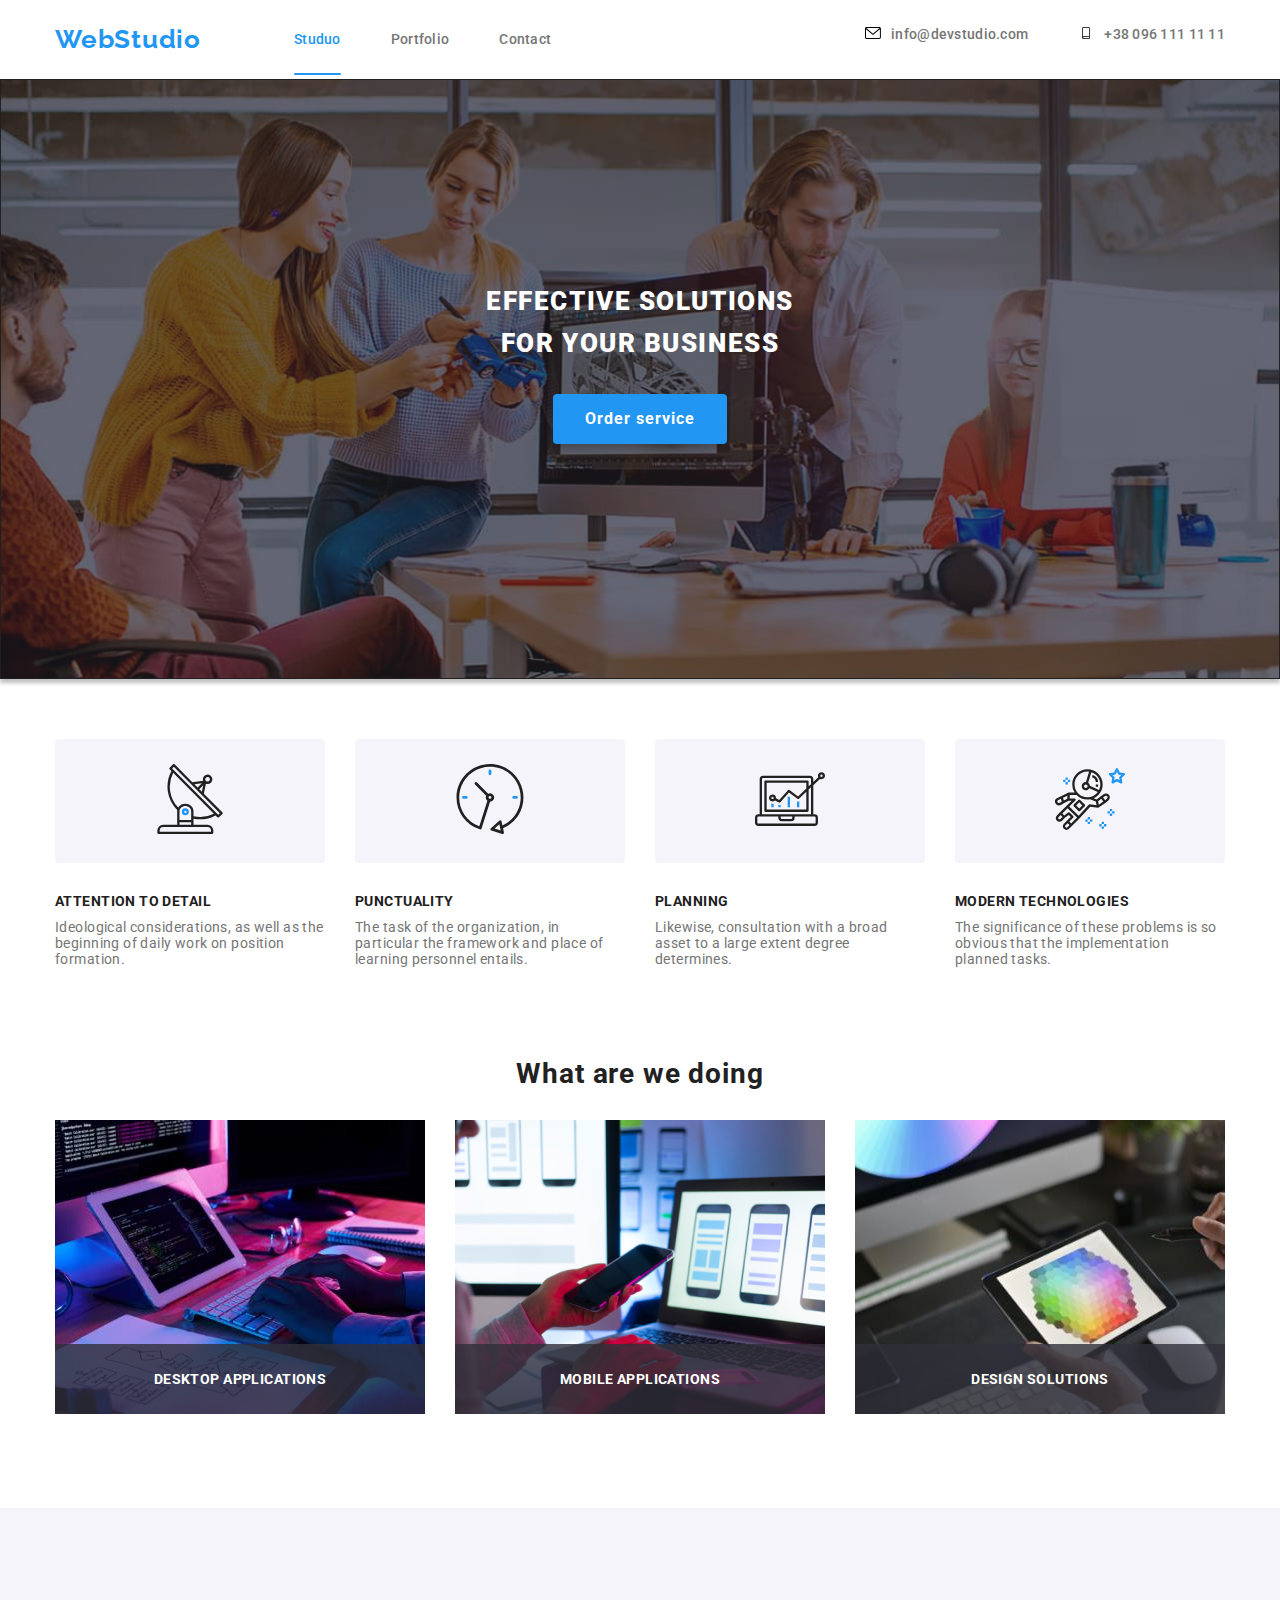
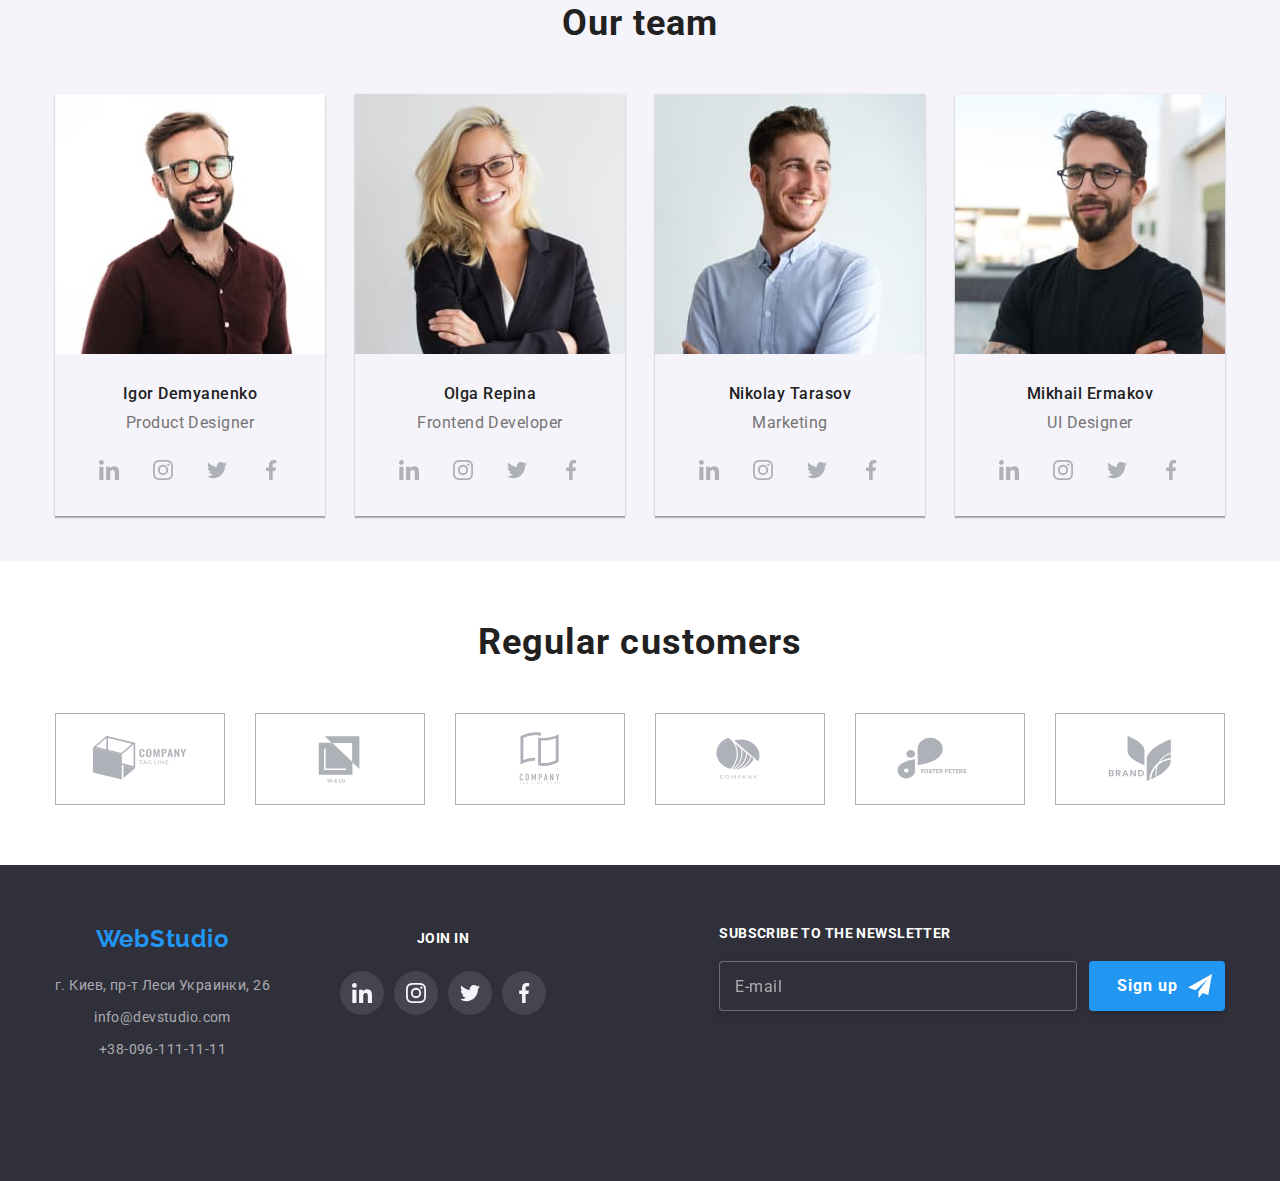
<file: index.html>
<!DOCTYPE html>
<html lang="en">
  <head>
    <meta charset="UTF-8" />
    <meta http-equiv="X-UA-Compatible" content="IE=edge" />
    <meta name="viewport" content="width=device-width, initial-scale=1.0" />
    <link rel="stylesheet" href="./css/main.min.css"/>
    <link
      rel="stylesheet"
      href="https://cdn.jsdelivr.net/npm/modern-normalize@2.0.0/modern-normalize.min.css"
    />
    <link rel="preconnect" href="https://fonts.googleapis.com" />
    <link rel="preconnect" href="https://fonts.gstatic.com" crossorigin />
    <link
      href="https://fonts.googleapis.com/css2?family=Raleway:wght@700&family=Roboto:wght@400;500;700&display=swap"
      rel="stylesheet"
    />
    <title>WebStudio2.0</title>
  </head>
  <body>
    <header class="section-header">
      <div class="container container_header">
        <a class="logo logo_header link" href="./index.html">WebStudio</a>
        <button type="button" class="mobile-menu-open" data-menu-open>
          <svg class="mobile-menu-open_icon" width="40" height="40">
            <use href="./images/sprite.svg#burger-icon"></use>
          </svg>
        </button>
        <nav class="nav-header">
          <ul class="menu list">
            <li class="menu__item">
              <a class="menu__link link studio_link" href="./index.html"
                >Studuo</a
              >
            </li>
            <li class="menu__item">
              <a class="menu__link link" href="./portfolio.html">Portfolio</a>
            </li>
            <li class="menu__item">
              <a class="menu__link link" href="">Contact</a>
            </li>
          </ul>
        </nav>
        <ul class="contact list">
          <li class="contact__item">
            <a class="contact__link link" href="mailto:nfo@devstudio.com">
              <svg class="contact__icon" width="16px" height="12px">
                <use href="./images/sprite.svg#icon-envelope"></use></svg
              >info@devstudio.com</a
            >
          </li>
          <li class="contact__item">
            <a class="contact__link link" href="tel:+380961111111">
              <svg class="contact__icon" width="16px" height="12px">
                <use href="./images/sprite.svg#icon-smartphone"></use></svg
              >+38 096 111 11 11</a
            >
          </li>
        </ul>
      </div>
      <!-- /////////////////////mobile-menu//////////////// -->
      <div class="mobile-menu" data-menu>
        <div class="container mobile-menu_container">
          <ul class="mobile-menu-list list">
            <li class="mobile-menu_link_item">
              <a href="./index.html" class="mobile-menu_link link">Studio</a>
            </li>
            <li class="mobile-menu_link_item">
              <a href="./portfolio.html" class="mobile-menu_link link"
                >Portfolio</a
              >
            </li>
            <li class="mobile-menu_link_item">
              <a class="mobile-menu_link">Contacts</a>
            </li>
          </ul>
          <button class="mobile-menu_close-button" data-menu-close>
            <svg class="mobile-menu_close-button_icon" width="40" height="40">
              <use href="./images/sprite.svg#icon-close-black-18dp-2-1"></use>
            </svg>
          </button>

          <ul class="mobile-menu-contact list">
            <li class="mobile-menu-contact__item">
              <a
                class="mobile-menu-contact__link link"
                href="tel:+380961111111"
              >
                +38-096-111-11-11
              </a>
            </li>
            <li class="mobile-menu-contact__item">
              <a
                class="mobile-menu-contact__link link"
                href="mailto:info@devstudio.com"
              >
                info@devstudio.com
              </a>
            </li>
          </ul>

          <ul class="mobile-menu-social-list list">
            <li class="mobile-menu__social-item">
              <a class="mobile-menu__social-link">Instagram</a>
            </li>
            <li class="mobile-menu__social-item">
              <a class="mobile-menu__social-link">Twitter</a>
            </li>
            <li class="mobile-menu__social-item">
              <a class="mobile-menu__social-link">Facebook</a>
            </li>
            <li class="mobile-menu__social-item">
              <a class="mobile-menu__social-link">LinkedIn</a>
            </li>
          </ul>
        </div>
      </div>
      <!-- /////////////////////mobile-menu//////////////// -->
    </header>
    <main class="main">
      <section class="section-hero">
        <h1 class="title-hero">Effective solutions for your business</h1>
        <button class="button hero__button" type="button" data-modal-open>
          Order service
        </button>
      </section>

      <section class="advantages-section">
        <div class="container">
          <h2 class="visualli-hiden">Our advantages</h2>
          <ul class="advantages-list list">
            <li class="advantages__item">
              <div class="advantage__icon">
                <svg width="70px" height="70px">
                  <use href="./images/sprite.svg#icon-antenna"></use>
                </svg>
              </div>
              <h3 class="advantages__title">Attention to detail</h3>
              <p class="advantages__text">
                Ideological considerations, as well as the beginning of daily work on
                 position formation.
              </p>
            </li>
            <li class="advantages__item">
              <div class="advantage__icon">
                <svg width="70px" height="70px">
                  <use href="./images/sprite.svg#icon-clock"></use>
                </svg>
              </div>
              <h3 class="advantages__title">Punctuality</h3>
              <p class="advantages__text">
                The task of the organization, in particular the framework and place of learning
                 personnel entails.
              </p>
            </li>
            <li class="advantages__item">
              <div class="advantage__icon">
                <svg width="70px" height="70px">
                  <use href="./images/sprite.svg#icon-diagram"></use>
                </svg>
              </div>
              <h3 class="advantages__title">Planning</h3>
              <p class="advantages__text">
                Likewise, consultation with a broad asset to a large extent
                 degree determines.
              </p>
            </li>
            <li class="advantages__item">
              <div class="advantage__icon">
                <svg width="70px" height="70px">
                  <use href="./images/sprite.svg#icon-astronaut"></use>
                </svg>
              </div>
              <h3 class="advantages__title">Modern technologies</h3>
              <p class="advantages__text">
                The significance of these problems is so obvious that the implementation
                 planned tasks.
              </p>
            </li>
          </ul>
        </div>
      </section>

      <section class="activity-section">
        <div class="container">
          <h2 class="section-title activity-title">What are we doing</h2>
          <ul class="activity-list list">
            <li class="activity__item">
              <img
                class="activity__img"
                src="./images/box1.jpg"
                alt=""
                width="370"
                heigth="294"
              />
              <p class="activity__text">Desktop applications</p>
            </li>
            <li class="activity__item">
              <img
                class="activity__img"
                src="./images/box-2.jpg"
                alt=""
                width="370"
                heigth="294"
              />
              <p class="activity__text">Mobile applications</p>
            </li>
            <li class="activity__item">
              <img
                class="activity__img"
                src="./images/box3.jpg"
                alt=""
                width="370"
                heigth="294"
              />
              <p class="activity__text">Design solutions</p>
            </li>
          </ul>
        </div>
      </section>

      <section class="team-section">
        <div class="container">
          <h2 class="section-title team-main-title">Our team</h2>
          <ul class="team-list list">
            <li class="team-item">
              <picture class="foto-worker">
                <source
                  srcset="
                    ./images/desktop/team/igor-270/igor-270.jpg    1x,
                    ./images/desktop/team/igor-270/igor-270@2x.jpg 2x
                  "
                  media="(min-width: 1200px)"
                />
                <source
                  srcset="
                    ./images/tablet/team/igor-354/igor-354.jpg    1x,
                    ./images/tablet/team/igor-354/igor-354@2x.jpg 2x
                  "
                  media="(min-width: 768px)"
                />
                <source
                  srcset="
                    ./images/mobile/team/igor-450/igor-450.jpg    1x,
                    ./images/mobile/team/igor-450/igor-450@2x.jpg 2x
                  "
                  media="(max-width: 767px)"
                />

                <img
                  src="./images/desktop/team/igor-270/igor-270.jpg"
                  alt="Игорь Демьяненко"
                  width=""
                />
              </picture>
              <div class="team-item__employee">
                <h3 class="team-item__title">Igor Demyanenko</h3>
                <p class="team-item__text">Product Designer</p>
                <ul class="media-list list">
                  <li class="media-list__item">
                    <a href="" class="media-list__link">
                      <svg
                        class="media-list__icon"
                        width="20px"
                        height="20px"
                      >
                        <use href="./images/sprite.svg#icon-linkedin"></use>
                      </svg>
                    </a>
                  </li>
                  <li class="media-list__item">
                    <a href="" class="media-list__link">
                      <svg
                        class="media-list__icon"
                        width="20px"
                        height="20px"
                      >
                        <use href="./images/sprite.svg#icon-instagram"></use>
                      </svg>
                    </a>
                  </li>
                  <li class="media-list__item">
                    <a href="" class="media-list__link">
                      <svg
                        class="media-list__icon"
                        width="20px"
                        height="20px"
                      >
                        <use href="./images/sprite.svg#icon-twitter"></use>
                      </svg>
                    </a>
                  </li>
                  <li class="media-list__item">
                    <a href="" class="media-list__link">
                      <svg
                        class="media-list__icon"
                        width="20px"
                        height="20px"
                      >
                        <use href="./images/sprite.svg#icon-facebook"></use>
                      </svg>
                    </a>
                  </li>
                </ul>
              </div>
            </li>
            <li class="team-item">
              <picture>
                <source
                  srcset="
                    ./images/desktop/team/olga-270/olga-270.jpg    1x,
                    ./images/desktop/team/olga-270/olga-270@2x.jpg 2x
                  "
                  media="(min-width: 1200px)"
                />
                <source
                  srcset="
                    ./images/tablet/team/olga-354/olga-354.jpg    1x,
                    ./images/tablet/team/olga-354/olga-354@2x.jpg 2x
                  "
                  media="(min-width: 768px)"
                />
                <source
                  srcset="
                    ./images/mobile/team/olga-450/olga-450.jpg    1x,
                    ./images/mobile/team/olga-450/olga-450@2x.jpg 2x
                  "
                  media="(max-width: 767px)"
                />

                <img
                  src="./images/mobile/team/olga-450/olga-450.jpg"
                  alt="Ольга Репина"
                  width=""
                />
              </picture>
              <div class="team-item__employee">
                <h3 class="team-item__title">Olga Repina</h3>
                <p class="team-item__text">Frontend Developer</p>
                <ul class="media-list list">
                  <li class="media-list__item">
                    <a href="" class="media-list__link">
                      <svg
                        class="media-list__icon"
                        width="20px"
                        height="20px"
                      >
                        <use href="./images/sprite.svg#icon-linkedin"></use>
                      </svg>
                    </a>
                  </li>
                  <li class="media-list__item">
                    <a href="" class="media-list__link">
                      <svg
                        class="media-list__icon"
                        width="20px"
                        height="20px"
                      >
                        <use href="./images/sprite.svg#icon-instagram"></use>
                      </svg>
                    </a>
                  </li>
                  <li class="media-list__item">
                    <a href="" class="media-list__link">
                      <svg
                        class="media-list__icon"
                        width="20px"
                        height="20px"
                      >
                        <use href="./images/sprite.svg#icon-twitter"></use>
                      </svg>
                    </a>
                  </li>
                  <li class="media-list__item">
                    <a href="" class="media-list__link">
                      <svg
                        class="media-list__icon"
                        width="20px"
                        height="20px"
                      >
                        <use href="./images/sprite.svg#icon-facebook"></use>
                      </svg>
                    </a>
                  </li>
                </ul>
              </div>
            </li>
            <li class="team-item">
              <picture>
                <source
                  srcset="
                    ./images/desktop/team/nikolay-270/nikolay-270.jpg    1x,
                    ./images/desktop/team/nikolay-270/nikolay-270@2x.jpg 2x
                  "
                  media="(min-width: 1200px)"
                />
                <source
                  srcset="
                    ./images/tablet/team/nikolay-354/nikolay-354.jpg    1x,
                    ./images/tablet/team/nikolay-354/nikolay-354@2x.jpg 2x
                  "
                  media="(min-width: 768px)"
                />
                <source
                  srcset="
                    ./images/mobile/team/nikolay-450/nikolay-450.jpg    1x,
                    ./images/mobile/team/nikolay-450/nikolay-450@2x.jpg 2x
                  "
                  media="(max-width: 767px)"
                />

                <img
                  src="./images/tablet/team/nikolay-354/nikolay-354.jpg"
                  alt="Николай Тарасов"
                  width=""
                />
              </picture>
              <div class="team-item__employee">
                <h3 class="team-item__title">Nikolay Tarasov</h3>
                <p class="team-item__text">Marketing</p>
                <ul class="media-list list">
                  <li class="media-list__item">
                    <a href="" class="media-list__link">
                      <svg
                        class="media-list__icon"
                        width="20px"
                        height="20px"
                      >
                        <use href="./images/sprite.svg#icon-linkedin"></use>
                      </svg>
                    </a>
                  </li>
                  <li class="media-list__item">
                    <a href="" class="media-list__link">
                      <svg
                        class="media-list__icon"
                        width="20px"
                        height="20px"
                      >
                        <use href="./images/sprite.svg#icon-instagram"></use>
                      </svg>
                    </a>
                  </li>
                  <li class="media-list__item">
                    <a href="" class="media-list__link">
                      <svg
                        class="media-list__icon"
                        width="20px"
                        height="20px"
                      >
                        <use href="./images/sprite.svg#icon-twitter"></use>
                      </svg>
                    </a>
                  </li>
                  <li class="media-list__item">
                    <a href="" class="media-list__link">
                      <svg
                        class="media-list__icon"
                        width="20px"
                        height="20px"
                      >
                        <use href="./images/sprite.svg#icon-facebook"></use>
                      </svg>
                    </a>
                  </li>
                </ul>
              </div>
            </li>
            <li class="team-item">
              <picture>
                <source
                  srcset="
                    ./images/desktop/team/mykhail-270/mykhail-270.jpg    1x,
                    ./images/desktop/team/mykhail-270/mykhail-270@2x.jpg 2x
                  "
                  media="(min-width: 1200px)"
                />
                <source
                  srcset="
                    ./images/tablet/team/mykhail-354/mykhail-354.jpg    1x,
                    ./images/tablet/team/mykhail-354/mykhail-354@2x.jpg 2x
                  "
                  media="(min-width: 768px)"
                />
                <source
                  srcset="
                    ./images/mobile/team/mykhail-450/mykhail-450.jpg    1x,
                    ./images/mobile/team/mykhail-450/mykhail-450@2x.jpg 2x
                  "
                  media="(max-width: 767px)"
                />

                <img
                  src="./images/mobile/team/mykhail-450/mykhail-450.jpg"
                  alt="Михаил Ермаков"
                  width=""
                />
              </picture>
              <div class="team-item__employee">
                <h3 class="team-item__title">Mikhail Ermakov</h3>
                <p class="team-item__text">UI Designer</p>
                <ul class="media-list list">
                  <li class="media-list__item">
                    <a href="" class="media-list__link">
                      <svg
                        class="media-list__icon"
                        width="20px"
                        height="20px"
                      >
                        <use href="./images/sprite.svg#icon-linkedin"></use>
                      </svg>
                    </a>
                  </li>
                  <li class="media-list__item">
                    <a href="" class="media-list__link">
                      <svg
                        class="media-list__icon"
                        width="20px"
                        height="20px"
                      >
                        <use href="./images/sprite.svg#icon-instagram"></use>
                      </svg>
                    </a>
                  </li>
                  <li class="media-list__item">
                    <a href="" class="media-list__link">
                      <svg
                        class="media-list__icon"
                        width="20px"
                        height="20px"
                      >
                        <use href="./images/sprite.svg#icon-twitter"></use>
                      </svg>
                    </a>
                  </li>
                  <li class="media-list__item">
                    <a href="" class="media-list__link">
                      <svg
                        class="media-list__icon"
                        width="20px"
                        height="20px"
                      >
                        <use href="./images/sprite.svg#icon-facebook"></use>
                      </svg>
                    </a>
                  </li>
                </ul>
              </div>
            </li>
          </ul>
        </div>
      </section>

      <section class="clients">
        <div class="container">
          <h2 class="section-title clients-title">Regular customers</h2>
          <ul class="clients-list list">
            <li class="clients-list__item">
              <a class="clients-list__link" href="#">
                <svg class="clients-list__icon" width="106px" height="60px">
                  <use href="./images/sprite.svg#icon-Logo"></use>
                </svg>
              </a>
            </li>
            <li class="clients-list__item">
              <a class="clients-list__link" href="#">
                <svg class="clients-list__icon" width="106px" height="60px">
                  <use href="./images/sprite.svg#icon-Logo1"></use>
                </svg>
              </a>
            </li>
            <li class="clients-list__item">
              <a class="clients-list__link" href="#">
                <svg class="clients-list__icon" width="106px" height="60px">
                  <use href="./images/sprite.svg#icon-Logo2"></use>
                </svg>
              </a>
            </li>
            <li class="clients-list__item">
              <a class="clients-list__link" href="#">
                <svg class="clients-list__icon" width="106px" height="60px">
                  <use href="./images/sprite.svg#icon-Logo3"></use>
                </svg>
              </a>
            </li>
            <li class="clients-list__item">
              <a class="clients-list__link" href="#">
                <svg class="clients-list__icon" width="160px" height="60px">
                  <use href="./images/sprite.svg#icon-Logo4"></use>
                </svg>
              </a>
            </li>
            <li class="clients-list__item">
              <a class="clients-list__link" href="">
                <svg class="clients-list__icon" width="106px" height="60px">
                  <use href="./images/sprite.svg#icon-Logo5"></use>
                </svg>
              </a>
            </li>
          </ul>
        </div>
      </section>
       <footer class="footer">
        <div class="container container-footer">
          <div class="footer-wrapper">
            <div class="addres">
              <a class="footer-logo link" href="">WebStudio</a>
              <ul class="footer-list-contact list">
                <li class="footer-list-contact__item">
                  <a
                    class="footer-list-contact__link addres link"
                    href="https://goo.gl/maps/uvQcDVKG3ANf1RED6"
                    target="_blank"
                    rev="noopener noreferrer"
                    >г. Киев, пр-т Леси Украинки, 26</a
                  >
                </li>
                <li class="footer-list-contact__item">
                  <a
                    class="footer-list-contact__link link"
                    href="mailto:info@devstudio.com"
                  >
                    info@devstudio.com</a
                  >
                </li>
                <li class="footer-list-contact__item">
                  <a
                    class="footer-list-contact__link link"
                    href="tel:+380961111111"
                  >
                    +38-096-111-11-11</a
                  >
                </li>
              </ul>
            </div>

            <div class="footer-social-list">
              <h3 class="footer-social-list-title">join in</h3>
              <ul class="media-list list">
                <li class="media-list__item">
                  <a href="" class="media-list__link footer-social-link">
                    <svg
                      class="media-list__icon footer-social-icon"
                      width="20px"
                      height="20px"
                    >
                      <use href="./images/sprite.svg#icon-linkedin"></use>
                    </svg>
                  </a>
                </li>
                <li class="media-list__item">
                  <a href="" class="media-list__link footer-social-link">
                    <svg
                      class="media-list__icon footer-social-icon"
                      width="20px"
                      height="20px"
                    >
                      <use href="./images/sprite.svg#icon-instagram"></use>
                    </svg>
                  </a>
                </li>
                <li class="media-list__item">
                  <a href="" class="media-list__link footer-social-link">
                    <svg
                      class="media-list__icon footer-social-icon"
                      width="20px"
                      height="20px"
                    >
                      <use href="./images/sprite.svg#icon-twitter"></use>
                    </svg>
                  </a>
                </li>
                <li class="media-list__item">
                  <a href="" class="media-list__link footer-social-link">
                    <svg
                      class="media-list__icon footer-social-icon"
                      width="20px"
                      height="20px"
                    >
                      <use href="./images/sprite.svg#icon-facebook"></use>
                    </svg>
                  </a>
                </li>
              </ul>
            </div>
            </div>
            <div class="footer-form-wrapper">
              <h3 class="footer-form-title">Subscribe to the newsletter</h3>
              <form class="footer-form">
                <input
                  class="footer-form-input"
                  type="email"
                  name="footer_email"
                  placeholder="E-mail"
                  required
                />
                <button type="submit" class="button footer-form-button">
                  Sign up<svg
                    class="subscribe-icon-send"
                    width="24"
                    height="24"
                  >
                    <use href="./images/sprite.svg#icon-send"></use>
                  </svg>
                </button>
              </form>
            
          </div>
        </div>
      </footer>
    </main>
    <div class="backdrop is-hidden" data-modal>
      <div class="modal">
        <button class="close-modal-button" data-modal-close>
          <svg class="modal-close-icon" width="18" height="18">
            <use href="./images/sprite.svg#icon-close-black-18dp-2-1"></use>
          </svg>
        </button>
        <span class="modal-title">Leave your details, we will call you back</span>
        <form action="" class="modal-form">
          <label class="modal-label">
            <span class="modal-input-desc">Name</span>
            <span class="backdrop-input-wrupper">

              <input type="text" name="user_form" class="modal-input" required />
              <svg class="backdrop-icon" width="18" height="18">
                <use href="./images/sprite.svg#icon-person"></use>
              </svg>
            </span>
          </label>

          <label class="modal-label">
            <span class="modal-input-desc">Phone</span>
            <span class="backdrop-input-wrupper">

              <input type="tel" name="user_tel" class="modal-input" required />
              <svg class="backdrop-icon" width="18" height="18">
                <use href="./images/sprite.svg#icon-phone"></use>
            </span>
            </svg>
          </label>

          <label class="modal-label">
            <span class="modal-input-desc">Email</span>
            <span class="backdrop-input-wrupper">
              
              <input
                type="email"
                name="user_email"
                class="modal-input"
                required
              />
              <svg class="backdrop-icon" width="18" height="18">
                <use href="./images/sprite.svg#icon-email"></use>
              </svg>
            </span>
          </label>

          <label class="modal-label">
            <span class="modal-input-desc">Coment</span>
            <textarea
              name="user_coment"
              class="modal-textarea"
              placeholder="Введите текст"
            ></textarea>
          </label>
          <input id="check" type="checkbox" class="modal-form-check visualli-hiden" />
          <label class="modal-form-check-desk" for="check"
            >I agree with the mailing and accept it&nbsp;
            <a class="modal-form-check-desk-link link" href="#"
              >Conditions of the contract</a
            ></label
          >
          <button type="submit" class="button modal-form-button">Send</button>
        </form>
      </div>
    </div>
    <script src="./js/modal.js"></script>
    <script src="./js/mobile-menu.js"></script>
  </body>
</html>
</file>
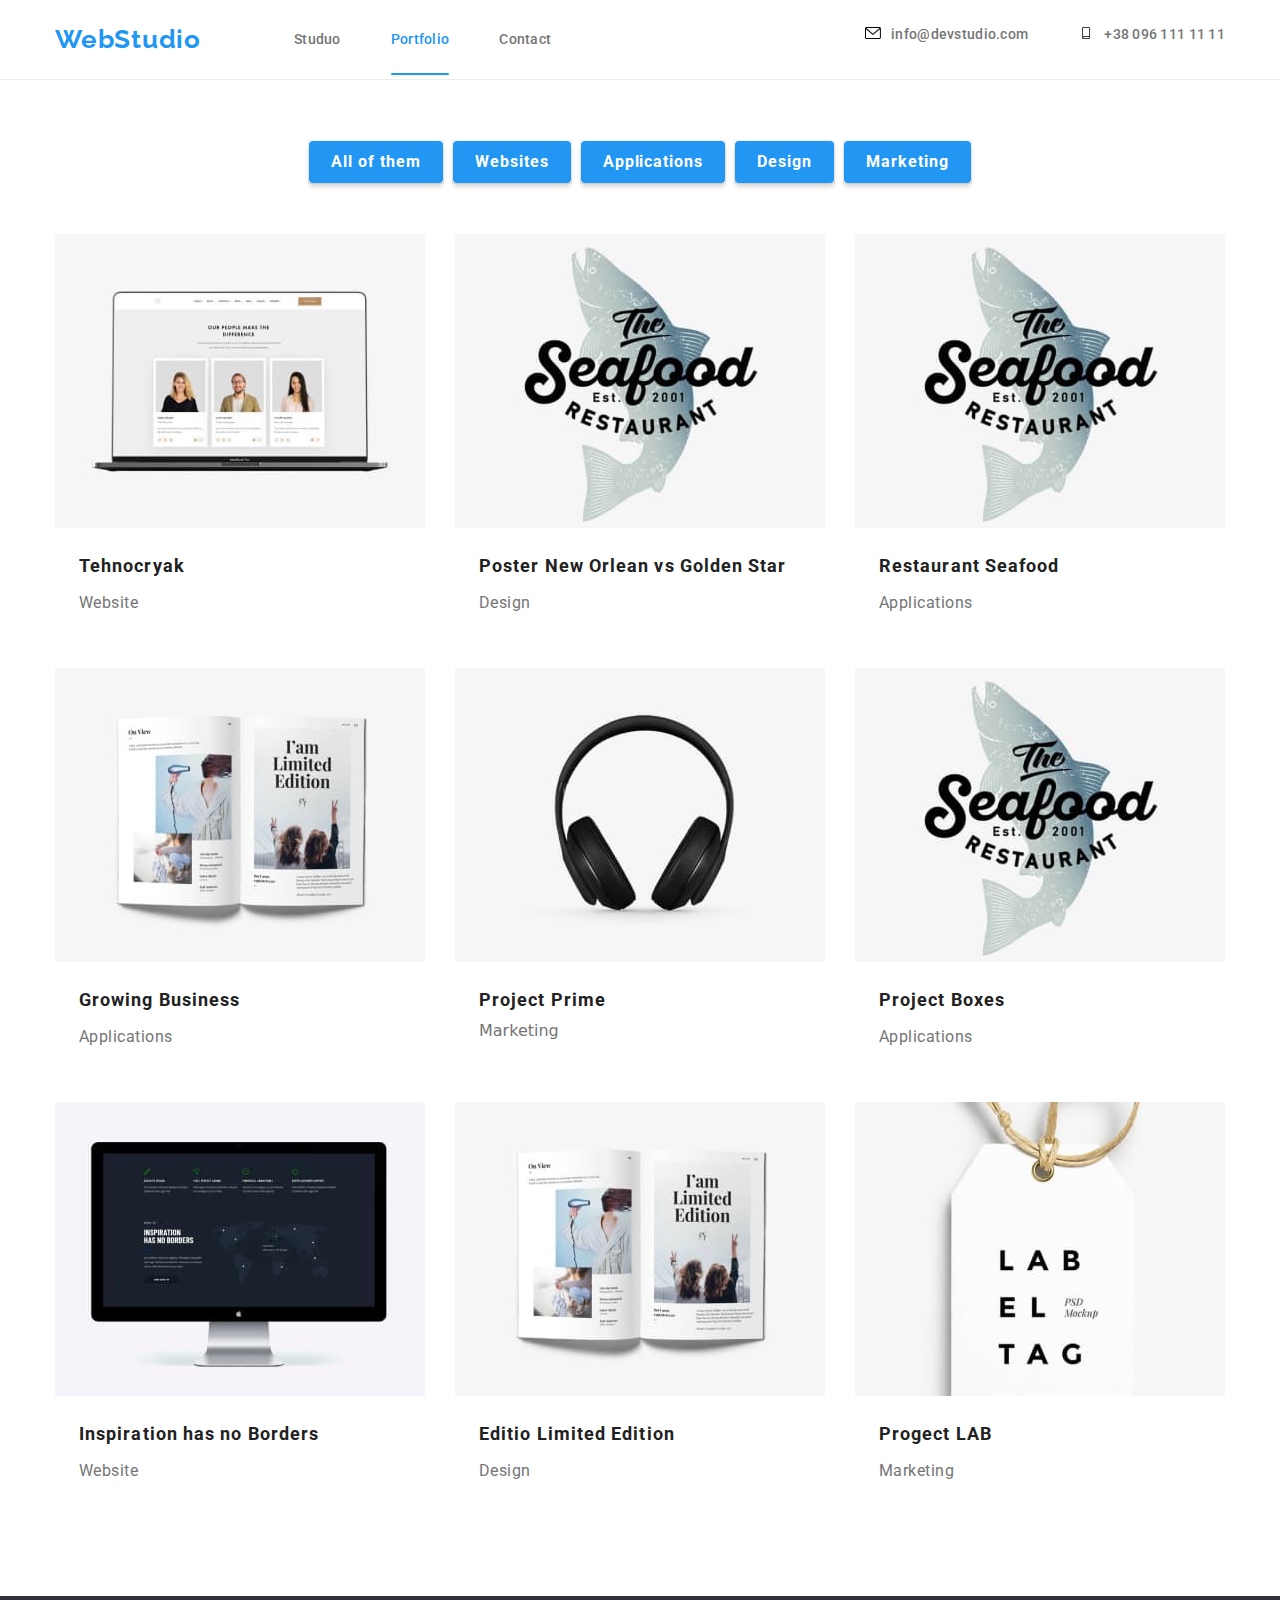
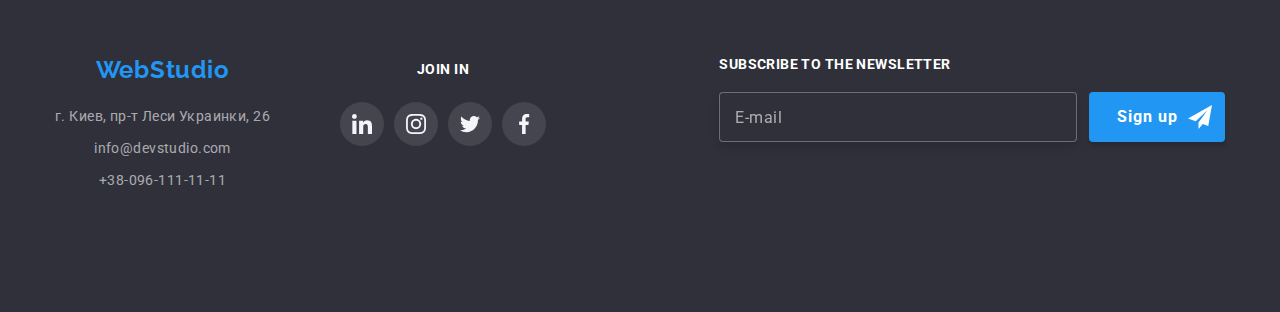
<file: portfolio.html>
<!DOCTYPE html>
<html lang="en">
  <head>
    <meta charset="UTF-8" />
    <meta http-equiv="X-UA-Compatible" content="IE=edge" />
    <meta name="viewport" content="width=device-width, initial-scale=1.0" />
    <link rel="stylesheet" href="./css/main.min.css" />
    <link
      rel="stylesheet"
      href="https://cdn.jsdelivr.net/npm/modern-normalize@2.0.0/modern-normalize.min.css"
    />
    <link rel="preconnect" href="https://fonts.googleapis.com" />
    <link rel="preconnect" href="https://fonts.gstatic.com" crossorigin />
    <link
      href="https://fonts.googleapis.com/css2?family=Raleway:wght@700&family=Roboto:wght@400;500;700&display=swap"
      rel="stylesheet"
    />
    <title>WebStudio2.0</title>

  <body>
        <header class="section-header section-header-portfolio">
      <div class="container container_header">
        <a class="logo logo_header link" href="./index.html">WebStudio</a>
        <button type="button" class="mobile-menu-open" data-menu-open>
          <svg class="mobile-menu-open_icon" width="40" height="40">
            <use href="./images/sprite.svg#burger-icon"></use>
          </svg>
        </button>
        <nav class="nav-header">
          <ul class="menu list">
            <li class="menu__item">
              <a class="menu__link link" href="./index.html"
                >Studuo</a
              >
            </li>
            <li class="menu__item">
              <a class="menu__link link portfolio_link" href="./portfolio.html">Portfolio</a>
            </li>
            <li class="menu__item">
              <a class="menu__link link" href="">Contact</a>
            </li>
          </ul>
        </nav>
        <ul class="contact list">
          <li class="contact__item">
            <a class="contact__link link" href="mailto:nfo@devstudio.com">
              <svg class="contact__icon" width="16px" height="12px">
                <use href="./images/sprite.svg#icon-envelope"></use></svg
              >info@devstudio.com</a
            >
          </li>
          <li class="contact__item">
            <a class="contact__link link" href="tel:+380961111111">
              <svg class="contact__icon" width="16px" height="12px">
                <use href="./images/sprite.svg#icon-smartphone"></use></svg
              >+38 096 111 11 11</a
            >
          </li>
        </ul>
      </div>
      <!-- /////////////////////mobile-menu//////////////// -->
      <div class="mobile-menu is-open" data-menu>
        <div class="container mobile-menu_container">
          <ul class="mobile-menu-list list">
            <li class="mobile-menu_link_item">
              <a href="./index.html" class="mobile-menu_link link">Studio</a>
            </li>
            <li class="mobile-menu_link_item">
              <a href="./portfolio.html" class="mobile-menu_link link"
                >Portfolio</a
              >
            </li>
            <li class="mobile-menu_link_item">
              <a class="mobile-menu_link">Contacts</a>
            </li>
          </ul>
          <button class="mobile-menu_close-button" data-menu-close>
            <svg class="mobile-menu_close-button_icon" width="40" height="40">
              <use href="./images/sprite.svg#icon-close-black-18dp-2-1"></use>
            </svg>
          </button>

          <ul class="mobile-menu-contact list">
            <li class="mobile-menu-contact__item">
              <a
                class="mobile-menu-contact__link link"
                href="tel:+380961111111"
              >
                +38-096-111-11-11
              </a>
            </li>
            <li class="mobile-menu-contact__item">
              <a
                class="mobile-menu-contact__link link"
                href="mailto:info@devstudio.com"
              >
                info@devstudio.com
              </a>
            </li>
          </ul>

          <ul class="mobile-menu-social-list list">
            <li class="mobile-menu__social-item">
              <a class="mobile-menu__social-link">Instagram</a>
            </li>
            <li class="mobile-menu__social-item">
              <a class="mobile-menu__social-link">Twitter</a>
            </li>
            <li class="mobile-menu__social-item">
              <a class="mobile-menu__social-link">Facebook</a>
            </li>
            <li class="mobile-menu__social-item">
              <a class="mobile-menu__social-link">LinkedIn</a>
            </li>
          </ul>
        </div>
      </div>
      <!-- /////////////////////mobile-menu//////////////// -->
</header>
    <main class="main">
      <section class="nav-portfolio-section container">
        <nav class="nav-portfolio">
          <ul class="nav-portfolio-list list">
            <li class="nav-portfolio-item">
              <button class="button nav-portfolio__button" type="button">All of them</button>
            </li>
            <li class="nav-portfolio-item">
              <button class="button nav-portfolio__button" type="button">Websites</button>
            </li>
            <li class="nav-portfolio-item">
              <button class="button nav-portfolio__button" type="button">Applications</button>
            </li>
            <li class="nav-portfolio-item">
              <button class="button nav-portfolio__button" type="button">Design</button>
            </li>
            <li class="nav-portfolio-item">
              <button class="button nav-portfolio__button" type="button">Marketing</button>
            </li>
          </ul>
        </nav>
        <ul class="portfolio-list list">
          <li class="portfolio-item">
            <a class="portfolio-item-link">
              <div class="portfolio-wrapper-img">
                 <picture>
        <source srcset="./images/desktop/portfolio-card-set/technokryak-370/technokryak-370.jpg 1x, ./images/desktop/portfolio-card-set/technokryak-370/technokryak-370@2x.jpg 2x" 
      media="(min-width: 1200px)"/>
      <source srcset="./images/tablet/portfolio-card-set/technokryak-354/technokryak-354.jpg 1x, ./images/tablet/portfolio-card-set/technokryak-354/technokryak-354@2x.jpg 2x" 
      media="(min-width: 768px)"/>
      <source srcset="./images/mobile/portfolio-card-set/technocryak-450/technocryak-450.jpg 1x, ./images/mobile/portfolio-card-set/technocryak-450/technocryak-450@2x.jpg 2x" 
      media="(max-width: 767px)"/>

      <img src="./images/mobile/portfolio-card-set/technocryak-450/technocryak-450.jpg" alt="Технокряк" width="">
      </picture>
                
                <p class="portfolio-overlay">
                  Lorem ipsum dolor sit, amet 
                  consectetur adipisicing elit. 
                  Odio iste voluptatum aliquid, 
                  molestias temporibus autem quasi 
                  corporis eos officia incidunt, 
                </p>
              </div>
              <div class="wraper-data-portfolio">
                <h2 class="portfolio-title">Tehnocryak</h2>
                <p class="portfolio-text">Website</p>
              </div>
            </a>
          </li>
          <li class="portfolio-item">
            <a class="portfolio-item-link">
              <div class="portfolio-wrapper-img">
                 <picture>
                <source srcset="./images/desktop/portfolio-card-set/seafood-370/seafood-370.jpg 1x, ./images/desktop/portfolio-card-set/seafood-370/seafood-370@2x.jpg 2x" 
                media="(min-width: 1200px)"/>
                <source srcset="./images/tablet/portfolio-card-set/seafood-354/seafood-354.jpg 1x, ./images/tablet/portfolio-card-set/seafood-354/seafood-354@2x.jpg 2x" 
                media="(min-width: 768px)"/>
                <source srcset="./images/mobile/portfolio-card-set/seafood-450/seafood-450.jpg 1x, ./images/mobile/portfolio-card-set/seafood-450/seafood-450@2x.jpg 2x" 
                media="(max-width: 767px)"/>
                <img src="./images/mobile/portfolio-card-set/seafood-450/seafood-450.jpg" alt="Ресторан Seafood" width="">
            </picture>
               
               
                <p class="portfolio-overlay">
                  Lorem ipsum dolor sit, amet 
                  consectetur adipisicing elit. 
                  Odio iste voluptatum aliquid, 
                  molestias temporibus autem quasi 
                  corporis eos officia incidunt, 
                </p>
              </div>
                <div class="wraper-data-portfolio">
                  <h2 class="portfolio-title">Poster New Orlean vs Golden Star</h2>
                  <p class="portfolio-text">Design</p>
                </div>
              </a>
            </li>

            <li class="portfolio-item">
               <a class="portfolio-item-link">
                <div class="portfolio-wrapper-img">
            <picture>
                <source srcset="./images/desktop/portfolio-card-set/seafood-370/seafood-370.jpg 1x, ./images/desktop/portfolio-card-set/seafood-370/seafood-370@2x.jpg 2x" 
                media="(min-width: 1200px)"/>
                <source srcset="./images/tablet/portfolio-card-set/seafood-354/seafood-354.jpg 1x, ./images/tablet/portfolio-card-set/seafood-354/seafood-354@2x.jpg 2x" 
                media="(min-width: 768px)"/>
                <source srcset="./images/mobile/portfolio-card-set/seafood-450/seafood-450.jpg 1x, ./images/mobile/portfolio-card-set/seafood-450/seafood-450@2x.jpg 2x" 
                media="(max-width: 767px)"/>
                <img src="./images/mobile/portfolio-card-set/seafood-450/seafood-450.jpg" alt="Ресторан Seafood" width="">
            </picture>
        

                  
                  <p class="portfolio-overlay">
                  Lorem ipsum dolor sit, amet 
                  consectetur adipisicing elit. 
                  Odio iste voluptatum aliquid, 
                  molestias temporibus autem quasi 
                  corporis eos officia incidunt, 
                </p>
                </div>
              <div class="wraper-data-portfolio">
                <h2 class="portfolio-title">Restaurant Seafood</h2>
                <p class="portfolio-text">Applications</p>
              </div>
              </a>
            </li>

            <li class="portfolio-item">
               <a class="portfolio-item-link">
              <div class="portfolio-wrapper-img">
      <picture>
            <source srcset="./images/desktop/portfolio-card-set/limited-edition-370/limited-edition-370.jpg 1x, ./images/desktop/portfolio-card-set/limited-edition-370/limited-edition-370@2x.jpg 2x" 
            media="(min-width: 1200px)"/>
            <source srcset="./images/tablet/portfolio-card-set/limited-edition-354/limited-edition-354.jpg 1x, ./images/tablet/portfolio-card-set/limited-edition-354/limited-edition-354@2x.jpg 2x" 
            media="(min-width: 768px)"/>
            <source srcset="./images/mobile/portfolio-card-set/limited-edition-450/limited-edition-450.jpg 1x, ./images/mobile/portfolio-card-set/limited-edition-450/limited-edition-450@2x.jpg 2x" 
            media="(max-width: 767px)"/>
            <img src="./images/mobile/portfolio-card-set/limited-edition-450/limited-edition-450.jpg" alt="Growing Business" width="">
        </picture>

              <p class="portfolio-overlay">
                  Lorem ipsum dolor sit, amet 
                  consectetur adipisicing elit. 
                  Odio iste voluptatum aliquid, 
                  molestias temporibus autem quasi 
                  corporis eos officia incidunt, 
                </p>
              </div>
              <div class="wraper-data-portfolio">
                <h2 class="portfolio-title">Growing Business</h2>
                <p class="portfolio-text">Applications</p>
              </div>
              </a>
            </li>
  
            <li class="portfolio-item">
              <a class="portfolio-item-link">
                <div class="portfolio-wrapper-img">
                  <picture>
            <source src="" srcset="./images/desktop/portfolio-card-set/prime-370/prime-370.jpg 1x, ./images/desktop/portfolio-card-set/prime-370/prime-370@2x.jpg 2x" 
            media="(min-width: 1200px)"/>
            <source srcset="./images/tablet/portfolio-card-set/prime-354/prime-354.jpg 1x, ./images/tablet/portfolio-card-set/prime-354/prime-354@2x.jpg 2x" 
            media="(min-width: 768px)"/>
            <source srcset="./images/mobile/portfolio-card-set/prime-450/prime-450.jpg 1x, ./images/mobile/portfolio-card-set/prime-450/prime-450@2x.jpg 2x" 
            media="(max-width: 767px)"/>

            <img src="./images/mobile/portfolio-card-set/prime-450/prime-450.jpg" alt="Проект Prime" width="">
</picture>
        

    
                  <p class="portfolio-overlay">
                  Lorem ipsum dolor sit, amet 
                  consectetur adipisicing elit. 
                  Odio iste voluptatum aliquid, 
                  molestias temporibus autem quasi 
                  corporis eos officia incidunt, 
                </p>
                </div>
                <div class="wraper-data-portfolio">
                  <h2 class="portfolio-title">Project Prime</h2>
                  <p>Marketing</p>
                </div>
              </a>
            </li>
            <li class="portfolio-item">
               <a class="portfolio-item-link">
                 <div class="portfolio-wrapper-img">
             <picture>
                <source srcset="./images/desktop/portfolio-card-set/seafood-370/seafood-370.jpg 1x, ./images/desktop/portfolio-card-set/seafood-370/seafood-370@2x.jpg 2x" 
                media="(min-width: 1200px)"/>
                <source srcset="./images/tablet/portfolio-card-set/seafood-354/seafood-354.jpg 1x, ./images/tablet/portfolio-card-set/seafood-354/seafood-354@2x.jpg 2x" 
                media="(min-width: 768px)"/>
                <source srcset="./images/mobile/portfolio-card-set/seafood-450/seafood-450.jpg 1x, ./images/mobile/portfolio-card-set/seafood-450/seafood-450@2x.jpg 2x" 
                media="(max-width: 767px)"/>
                <img src="./images/mobile/portfolio-card-set/seafood-450/seafood-450.jpg" alt="Ресторан Seafood" width="">
            </picture>

                   
                  <p class="portfolio-overlay">
                  Lorem ipsum dolor sit, amet 
                  consectetur adipisicing elit. 
                  Odio iste voluptatum aliquid, 
                  molestias temporibus autem quasi 
                  corporis eos officia incidunt, 
                </p>
                  </div>
                 <div class="wraper-data-portfolio">
                   <h2 class="portfolio-title">Project Boxes</h2>
                   <p class="portfolio-text">Applications</p>
                 </div>
                </a>
             </li>
             
             <li class="portfolio-item">
              <a class="portfolio-item-link">
                <div class="portfolio-wrapper-img">
                  <picture>
            <source srcset="./images/desktop/portfolio-card-set/inspiration-370/inspiration-370.jpg 1x, ./images/desktop/portfolio-card-set/inspiration-370/inspiration-370@2x.jpg 2x" 
            media="(min-width: 1200px)"/>
            <source srcset="./images/tablet/portfolio-card-set/inspiration-354/inspiration-354.jpg 1x, ./images/tablet/portfolio-card-set/inspiration-354/inspiration-354@2x.jpg 2x" 
            media="(min-width: 768px)"/>
            <source srcset="./images/mobile/portfolio-card-set/inspiration-450/inspiration-450.jpg 1x, ./images/mobile/portfolio-card-set/inspiration-450/inspiration-450@2x.jpg 2x" 
            media="(max-width: 767px)"/>

        <img src="./images/mobile/portfolio-card-set/inspiration-450/inspiration-450.jpg" alt="Inspiration has no Borders" width="">
</picture>

                 
                   <p class="portfolio-overlay">
                   Lorem ipsum dolor sit, amet 
                   consectetur adipisicing elit. 
                   Odio iste voluptatum aliquid, 
                   molestias temporibus autem quasi 
                   corporis eos officia incidunt, 
                 </p>
                 </div>
                <div class="wraper-data-portfolio">
                  <h2 class="portfolio-title">Inspiration has no Borders</h2>
                  <p class="portfolio-text">Website</p>
                </div>
              </a>
             </li>
    
             <li class="portfolio-item">
              <a class="portfolio-item-link">
                <div class="portfolio-wrapper-img">
        <picture>
            <source srcset="./images/desktop/portfolio-card-set/limited-edition-370/limited-edition-370.jpg 1x, ./images/desktop/portfolio-card-set/limited-edition-370/limited-edition-370@2x.jpg 2x" 
            media="(min-width: 1200px)"/>
            <source srcset="./images/tablet/portfolio-card-set/limited-edition-354/limited-edition-354.jpg 1x, ./images/tablet/portfolio-card-set/limited-edition-354/limited-edition-354@2x.jpg 2x" 
            media="(min-width: 768px)"/>
            <source srcset="./images/mobile/portfolio-card-set/limited-edition-450/limited-edition-450.jpg 1x, ./images/mobile/portfolio-card-set/limited-edition-450/limited-edition-450@2x.jpg 2x" 
            media="(max-width: 767px)"/>
            <img src="./images/mobile/portfolio-card-set/limited-edition-450/limited-edition-450.jpg" alt="Growing Business" width="">
        </picture>

                  
                   <p class="portfolio-overlay">
                    Lorem ipsum dolor sit, amet 
                    consectetur adipisicing elit. 
                    Odio iste voluptatum aliquid, 
                    molestias temporibus autem quasi 
                    corporis eos officia incidunt, 
                  </p>
                 </div>
                <div class="wraper-data-portfolio">
                  <h2 class="portfolio-title">Editio Limited Edition</h2>
                  <p class="portfolio-text">Design</p>
                </div>
              </a>
             </li>
             <li class="portfolio-item">
              <a class="portfolio-item-link">
                <div class="portfolio-wrapper-img">
                  <picture>
            <source src="" srcset="./images/desktop/portfolio-card-set/lab-370/lab-370.jpg 1x, ./images/desktop/portfolio-card-set/lab-370/lab-370@2x.jpg 2x" 
            media="(min-width: 1200px)"/>
            <source srcset="./images/tablet/portfolio-card-set/lab-354/lab-354.jpg 1x, ./images/tablet/portfolio-card-set/lab-354/lab-354@2x.jpg 2x" 
            media="(min-width: 768px)"/>
            <source srcset="./images/mobile/portfolio-card-set/lab-450/lab-450.jpg 1x, ./images/mobile/portfolio-card-set/lab-450/lab-450@2x.jpg 2x" 
            media="(max-width: 767px)"/>

        <img src="./images/mobile/portfolio-card-set/lab-450/lab-450.jpg" alt="Проект LAB" width="">
</picture>
                  
                  <p class="portfolio-overlay">
                     Lorem ipsum dolor sit, amet 
                     consectetur adipisicing elit. 
                     Odio iste voluptatum aliquid, 
                     molestias temporibus autem quasi 
                     corporis eos officia incidunt, 
                   </p>
                 </div>
                <div class="wraper-data-portfolio">
                  <h2 class="portfolio-title">Progect LAB</h2>
                  <p class="portfolio-text">Marketing</p>
                </div>
              </li>
            </a>
         </ul>
       </section>
       <footer class="footer">
        <div class="container container-footer">
          <div class="footer-wrapper">
            <div class="addres">
              <a class="footer-logo link" href="">WebStudio</a>
              <ul class="footer-list-contact list">
                <li class="footer-list-contact__item">
                  <a
                    class="footer-list-contact__link addres link"
                    href="https://goo.gl/maps/uvQcDVKG3ANf1RED6"
                    target="_blank"
                    rev="noopener noreferrer"
                    >г. Киев, пр-т Леси Украинки, 26</a
                  >
                </li>
                <li class="footer-list-contact__item">
                  <a
                    class="footer-list-contact__link link"
                    href="mailto:info@devstudio.com"
                  >
                    info@devstudio.com</a
                  >
                </li>
                <li class="footer-list-contact__item">
                  <a
                    class="footer-list-contact__link link"
                    href="tel:+380961111111"
                  >
                    +38-096-111-11-11</a
                  >
                </li>
              </ul>
            </div>

            <div class="footer-social-list">
              <h3 class="footer-social-list-title">join in</h3>
              <ul class="media-list list">
                <li class="media-list__item">
                  <a href="" class="media-list__link footer-social-link">
                    <svg
                      class="media-list__icon footer-social-icon"
                      width="20px"
                      height="20px"
                    >
                      <use href="./images/sprite.svg#icon-linkedin"></use>
                    </svg>
                  </a>
                </li>
                <li class="media-list__item">
                  <a href="" class="media-list__link footer-social-link">
                    <svg
                      class="media-list__icon footer-social-icon"
                      width="20px"
                      height="20px"
                    >
                      <use href="./images/sprite.svg#icon-instagram"></use>
                    </svg>
                  </a>
                </li>
                <li class="media-list__item">
                  <a href="" class="media-list__link footer-social-link">
                    <svg
                      class="media-list__icon footer-social-icon"
                      width="20px"
                      height="20px"
                    >
                      <use href="./images/sprite.svg#icon-twitter"></use>
                    </svg>
                  </a>
                </li>
                <li class="media-list__item">
                  <a href="" class="media-list__link footer-social-link">
                    <svg
                      class="media-list__icon footer-social-icon"
                      width="20px"
                      height="20px"
                    >
                      <use href="./images/sprite.svg#icon-facebook"></use>
                    </svg>
                  </a>
                </li>
              </ul>
            </div>
            </div>
            <div class="footer-form-wrapper">
              <h3 class="footer-form-title">Subscribe to the newsletter</h3>
              <form class="footer-form">
                <input
                  class="footer-form-input"
                  type="email"
                  name="footer_email"
                  placeholder="E-mail"
                  required
                />
                <button type="submit" class="button footer-form-button">
                  Sign up<svg
                    class="subscribe-icon-send"
                    width="24"
                    height="24"
                  >
                    <use href="./images/sprite.svg#icon-send"></use>
                  </svg>
                </button>
              </form>
            
          </div>
        </div>
      </footer>
      <script src="./js/mobile-menu.js"></script>
  </body>
</html>
</file>
<file: css/main.min.css>
h1,h2,h3,h4,h5,h6,p{margin:0}ul{margin-top:0;margin-bottom:0;padding:0}img{display:block;max-width:100%;height:auto}button{cursor:pointer}.list{list-style:none}.link{text-decoration:none}.clients-list__link,.close-modal-button,.button{display:flex;align-items:center;justify-content:center}body{font-family:"Roboto","Raleway",sans-serif;color:#757575}:root{--brand-color: #2196f3;--hover-button-color: #188ce8;--text-content-color: #ffffff;--title-color: #212121;--transition-dur-and-func: 250ms cubic-bezier(0.4, 0, 0.2, 1)}.visualli-hiden{position:absolute;width:1px;height:1px;margin:-1px;padding:0;overflow:hidden;border:0;clip:rect(0 0 0 0)}.backdrop{position:fixed;left:0;top:0;width:100%;height:100%;z-index:100;transition:opacity var(--transition-dur-and-func),visibility 250ms var(--transition-dur-and-func);background-color:rgba(0,0,0,.4)}.backdrop.is-hidden{visibility:hidden;opacity:0;pointer-events:none}.button{background:var(--brand-color);box-shadow:0px 4px 4px rgba(0,0,0,.15);border-radius:4px;border:none;font-family:"Roboto";font-weight:700;font-size:16px;line-height:1.875;letter-spacing:.06em;color:var(--text-content-color);margin-left:auto;margin-right:auto;outline:none;overflow:hidden;border:none;transition:background var(--transition-dur-and-func)}.button:hover,.button:focus{background:var(--hover-button-color)}.container{width:100%;padding-left:15px;padding-right:15px}@media screen and (min-width: 480px){.container{width:480px;margin-left:auto;margin-right:auto}}@media screen and (min-width: 768px){.container{width:768px}}@media screen and (min-width: 1200px){.container{width:1200px}}.media-list{display:flex;justify-content:center;gap:10px}.media-list__link{display:flex;align-items:center;justify-content:center;width:44px;height:44px;border-radius:50%;transition:background-color var(--transition-dur-and-func)}.media-list__link:hover,.media-list__link:focus{background-color:var(--brand-color)}.media-list__icon{fill:#afb1b8;transition:fill var(--transition-dur-and-func)}.media-list__link:hover .media-list__icon,.media-list__link:focus .media-list__icon{fill:#f5f4fa}.modal{position:absolute;width:528px;padding:40px;top:50%;left:50%;transform:translate(-50%, -50%);background:var(--text-content-color);box-shadow:0px 1px 3px rgba(0,0,0,.12),0px 1px 1px rgba(0,0,0,.14),0px 2px 1px rgba(0,0,0,.2);border-radius:4px}.modal-title{display:block;font-family:"Roboto";font-weight:700;font-size:20px;line-height:23px;text-align:center;letter-spacing:.03em;color:var(--title-color);margin-bottom:12px}.modal-form{display:flex;flex-direction:column}.modal-input{width:100%;padding:5px 10px 5px 42px;border:1px solid rgba(33,33,33,.2);border-radius:4px;height:40px;margin-bottom:10px;transition:border var(--transition-dur-and-func)}.modal-input-desc{display:block;font-family:"Roboto";font-weight:400;font-size:12px;line-height:14px;letter-spacing:.01em;margin-bottom:4px}.modal-textarea{width:100%;height:120px;resize:none;border:1px solid rgba(33,33,33,.2);border-radius:4px;padding:10px 16px;margin-bottom:20px;transition:border var(--transition-dur-and-func);color:#000}.modal-textarea:focus{border:1px solid var(--brand-color);outline:none}.modal-textarea::placeholder{font-family:"Roboto";font-weight:400;font-size:12px;line-height:14px;letter-spacing:.01em;color:rgba(117,117,117,.5)}.backdrop-input-wrupper{position:relative}.modal-input:focus{outline:none;border:1px solid var(--brand-color)}.backdrop-icon{position:absolute;left:12px;top:50%;transform:translateY(-50%);transition:fill var(--transition-dur-and-func)}.modal-input:focus+.backdrop-icon{fill:var(--brand-color)}.close-modal-button{position:absolute;top:8px;right:8px;width:30px;height:30px;border-radius:50%;background:var(--text-content-color);border:1px solid rgba(0,0,0,.1);transition:border var(--transition-dur-and-func);padding:0}.close-modal-button:hover,.close-modal-button:focus{border:1px solid var(--brand-color)}.modal-close-icon{fill:#000;transition:fill var(--transition-dur-and-func),transform var(--transition-dur-and-func)}.close-modal-button:hover .modal-close-icon,.close-modal-button:focus .modal-close-icon{fill:var(--brand-color);transform:rotate(360deg)}.modal-form-button{padding:0 30px 0 30px}.modal-form-check-desk-link{color:var(--brand-color)}.modal-form-check-desk{display:flex;justify-content:center;font-size:14px;margin-bottom:15px}.modal-form-check-desk::before{display:block;content:"";width:15px;height:15px;cursor:pointer;border:1px solid #000;border-radius:2px;margin-right:15px}.modal-form-check:checked+.modal-form-check-desk::before{background-color:var(--brand-color);box-shadow:inset 0 0 0 3px #fff}.modal-form-check:focus+.modal-form-check-desk::before{outline:1px solid var(--brand-color)}.section-title{font-family:"Roboto";font-weight:700;font-size:36px;line-height:1.1666666667;text-align:center;letter-spacing:.03em;color:var(--title-color)}@media screen and (max-width: 1200px){.activity-section{display:none}}@media screen and (min-width: 1200px){.activity-section{padding-bottom:94px}.activity-title{font-size:28px;line-height:33px;margin-bottom:30px}.activity-list{display:flex;gap:30px}.activity__item{position:relative}.activity__text{display:flex;justify-content:center;align-items:center;position:absolute;left:0;bottom:0;width:100%;height:70px;overflow:auto;background:rgba(47,48,58,.8);font-family:"Roboto";font-weight:700;font-size:14px;line-height:1.1428571429;letter-spacing:.03em;text-transform:uppercase;color:var(--text-content-color)}}.advantages-section{padding-top:45px;padding-bottom:45px}.advantages__item{width:450px}.advantages__item:not(:last-child){margin-bottom:30px}.advantage__icon{align-items:center;text-align:center;padding:25px;background:#f5f4fa;border-radius:4px;margin-bottom:30px}.advantages__title{font-family:"Roboto";font-weight:700;font-size:14px;line-height:1.1428571429;letter-spacing:.03em;text-transform:uppercase;color:var(--title-color);margin-bottom:10px;text-align:center}.advantages__text{font-family:"Roboto";font-weight:400;font-size:14px;line-height:24px;letter-spacing:.03em;height:50px}@media screen and (min-width: 768px){.advantages-section{padding-top:60px;padding-bottom:60px}.advantages-list{display:flex;flex-wrap:wrap;gap:30px}.advantages__item{width:354px}.advantages__title{text-align:start}.advantage__icon{padding:25px 142px}.advantages__text{font-size:14px;line-height:16px;letter-spacing:.03em;height:48px}}@media screen and (min-width: 1200px){.advantages__item{width:270px}.advantage__icon{padding:25px 100px}.advantages__title{text-align:start}}.clients{padding:94px 0}.clients-title{font-size:28px;line-height:33px;margin-bottom:50px}.clients-list{display:flex;justify-content:center;flex-wrap:wrap;gap:30px}.clients-list__link{width:210px;height:92px;border:1px solid #afb1b8;transition:border var(--transition-dur-and-func),scale var(--transition-dur-and-func)}.clients-list__link:hover{border:1px solid var(--brand-color);scale:1.1}.clients-list__icon{transition:fill var(--transition-dur-and-func);fill:#afb1b8}.clients-list__link:hover .clients-list__icon{fill:var(--brand-color)}@media screen and (min-width: 768px){.clients{padding:60px 0 60px 0}.clients-list__link{width:226px}}@media screen and (min-width: 1200px){.clients-title{font-size:36px;line-height:42px}.clients-list__link{width:170px}}.footer{background:#2f303a;padding-top:60px;padding-bottom:60px;text-align:center}.footer-logo{display:block;font-family:"Raleway";font-weight:700;font-size:24px;line-height:1.1666666667;letter-spacing:.03em;color:var(--brand-color);margin-bottom:20px}.footer-list-contact{margin-bottom:60px}.footer-list-contact__item:not(:last-child){margin-bottom:8px}.footer-list-contact__link{font-family:"Roboto";font-weight:400;font-size:14px;line-height:1.7142857143;letter-spacing:.03em;color:rgba(255,255,255,.6)}.footer-social-link{background-color:rgba(255,255,255,.1)}.footer-social-icon{fill:#f5f4fa}.footer-social-list{margin-bottom:60px}.footer-social-list-title{font-family:"Roboto";font-weight:700;font-size:14px;line-height:1.8571428571;letter-spacing:.03em;text-transform:uppercase;color:var(--text-content-color);margin-bottom:20px}.footer-form-title{font-family:"Roboto";font-weight:700;font-size:14px;line-height:1.1428571429;letter-spacing:.03em;text-transform:uppercase;color:var(--text-content-color);margin-bottom:20px;text-align:center}.footer-form-wrapper{margin-left:auto}.footer-form-input{width:100%;height:50px;border:1px solid rgba(255,255,255,.3);filter:drop-shadow(0px 4px 4px rgba(0, 0, 0, 0.15));border-radius:4px;outline:none;padding:15px;margin-bottom:15px;background:#2f303a;color:var(--text-content-color)}.footer-form-input::placeholder{font-family:"Roboto";font-weight:400;font-size:16px;line-height:1.25;display:flex;align-items:center;letter-spacing:.03em;color:rgba(255,255,255,.6)}.footer-form-button{padding:10px 13px 10px 28px}.subscribe-icon-send{margin-left:10px}@media screen and (min-width: 768px){.footer-wrapper{display:flex;justify-content:space-between;margin-bottom:60px}.footer-form-input{width:450px;margin-right:12px;margin-bottom:15px}.footer-list-contact{margin-bottom:0}.footer-social-list{margin-bottom:0}}@media screen and (min-width: 1200px){.container-footer{display:flex}.footer-social-list{margin-left:70px}.footer-form{display:flex}.footer-form-title{text-align:start}.footer-form-input{width:358px;margin-right:12px;margin-bottom:0}.footer-form-button{margin:0}}@media screen and (max-width: 767px){.nav-header{display:none}.contact{display:none}}.section-header{padding-top:16px;padding-bottom:16px}.section-header-portfolio{border-bottom:1px solid #ececec}.container_header{display:flex;align-items:center;justify-content:space-between}.logo{font-family:"Raleway";font-weight:700;font-size:24px;line-height:1.25;letter-spacing:.03em;color:var(--brand-color)}.mobile-menu-open{background-color:rgba(0,0,0,0);border:none;padding:0;line-height:0;transition:transform var(--transition-dur-and-func)}.mobile-menu-open:hover,.mobile-menu-open:focus{transform:rotate(360deg)}@media screen and (max-width: 768px){.mobile-menu{position:fixed;width:100%;height:100%;z-index:1000;top:0;left:0;background-color:var(--text-content-color);opacity:0;visibility:hidden;pointer-events:none;transition:opacity var(--transition-dur-and-func),visibility var(--transition-dur-and-func)}.mobile-menu.is-open{opacity:1;visibility:visible;pointer-events:auto}.mobile-menu_container{display:flex;flex-direction:column;justify-content:space-between;height:100%;position:relative;padding-left:40px;padding-top:48px;padding-bottom:48px}.mobile-menu_close-button{position:absolute;top:20px;right:15px;background-color:rgba(0,0,0,0);border:none;padding:0;line-height:0;transition:transform var(--transition-dur-and-func)}.mobile-menu_close-button:hover,.mobile-menu_close-button:focus{fill:var(--brand-color);transform:rotate(360deg)}.mobile-menu_link{font-family:"Roboto";font-weight:500;font-size:40px;line-height:1.175;letter-spacing:.02em;color:var(--title-color)}.mobile-menu_link:hover,.mobile-menu_link:focus{color:var(--brand-color)}.mobile-menu_link_item:not(:last-child){margin-bottom:30px}.mobile-menu-list{margin-bottom:auto}.mobile-menu_close-button_icon:hover,.mobile-menu_close-button_icon:focus{fill:var(--brand-color)}.mobile-menu-social-list{display:flex;cursor:pointer}.mobile-menu__social-item{font-weight:500;font-size:18px;line-height:1.3333333333;letter-spacing:.02em;color:var(--brand-color)}.mobile-menu__social-item:not(:last-child){margin-right:10px}.mobile-menu__social-item:not(:last-child)::after{content:"";width:15px;height:0px;border:1px solid rgba(33,33,33,.2);transform:rotate(90deg);margin-left:10px}.mobile-menu-contact{margin-bottom:64px}.mobile-menu-contact__link{font-family:"Roboto";font-weight:500;font-size:24px;line-height:1.1666666667;letter-spacing:.02em;color:#757575}.mobile-menu-contact__link:hover,.mobile-menu-contact__link:focus{color:var(--brand-color)}.mobile-menu-contact__item:not(:last-child){margin-bottom:32px}}@media screen and (min-width: 768px){.mobile-menu{display:none}.mobile-menu-open{display:none}.section-header{padding-top:21px;padding-bottom:21px}.container_header{justify-content:flex-start}.menu{display:flex}.logo{font-family:"Raleway";font-weight:700;font-size:24px;line-height:28px;font-weight:700;font-size:24px;line-height:1.1666666667;letter-spacing:.03em;color:var(--brand-color)}.logo_header{margin-right:88px}.menu__link{font-family:"Roboto";font-weight:500;font-size:14px;line-height:1.1428571429;letter-spacing:.02em;color:#757575;transition:color var(--transition-dur-and-func)}.menu__link.portfolio_link{position:relative;color:var(--brand-color);padding:31px 0}.menu__link.portfolio_link::after{display:block;position:absolute;bottom:0;left:0;width:100%;height:2px;content:"";background:var(--brand-color);border-radius:2px}.menu__link:hover,.menu__link:focus{color:var(--brand-color)}.menu__link.studio_link{position:relative;color:var(--brand-color);padding:31px 0}.menu__link.studio_link::after{display:block;position:absolute;bottom:0;left:0;width:100%;height:2px;content:"";background:var(--brand-color);border-radius:2px}.menu__item:not(:last-child){margin-right:50px}.contact{margin-left:auto}.contact__item:not(:last-child){margin-right:40px}.contact__link{font-family:"Roboto";font-weight:500;font-size:14px;line-height:16px;font-weight:500;font-size:14px;line-height:1.1428571429;letter-spacing:.02em;color:#757575;transition:color var(--transition-dur-and-func)}.contact__link:hover,.contact__link:focus{color:var(--brand-color)}.contact__icon{margin-right:10px;transition:fill var(--transition-dur-and-func)}.contact__link:hover .contact__icon,.contact__link:focus .contact__icon{fill:var(--brand-color)}.menu__link.portfolio_link{padding:28px 0}.menu__link.studio_link{padding:28px 0}.contact__link{font-size:12px;line-height:14px}.contact__item:not(:last-child){margin-bottom:10px}.contact__item:not(:last-child){margin-right:0}}@media screen and (min-width: 1200px){.section-header{padding-top:24px;padding-bottom:24px}.logo{font-size:26px;line-height:31px;color:var(--brand-color)}.logo_header{margin-right:93px}.contact{display:flex}.contact__link{font-size:14px;line-height:16px}.contact__item:not(:last-child){margin-right:50px}}.section-hero{max-width:480px;height:400px;background-color:#c4c4c4;border:1px solid var(--title-color);box-shadow:0px 4px 4px rgba(0,0,0,.25);padding-top:118px;padding-bottom:118px;background-image:linear-gradient(rgba(47, 48, 58, 0.4), rgba(47, 48, 58, 0.4)),url(./../../images/mobile/hero/hero-480/hero-480.jpg);background-repeat:no-repeat;background-position:center;background-size:cover;margin:0 auto}.hero__button{padding:10px 32px}@media(min-device-pixel-ratio: 2),(min-resolution: 192dpi),(min-resolution: 2dppx){.section-hero{background-image:linear-gradient(to right, rgba(47, 48, 58, 0.4), rgba(47, 48, 58, 0.4)),url(./../../images/hero/hero-480/hero-480@2x.jpg)}}.title-hero{font-family:"Roboto";width:360px;margin-left:auto;margin-right:auto;margin-bottom:30px;font-weight:900;font-size:26px;line-height:1.8076923077;text-align:center;letter-spacing:.06em;text-transform:uppercase;color:#fff}@media screen and (min-width: 768px){.section-hero{max-width:768px;height:400px;background-image:linear-gradient(to right, rgba(47, 48, 58, 0.4), rgba(47, 48, 58, 0.4)),url(./../../images/tablet/hero/hero-768.jpg)}}@media screen and (min-width: 768px)and (min-device-pixel-ratio: 2)and (min-width: 768px),screen and (min-width: 768px)and (min-resolution: 192dpi)and (min-width: 768px),screen and (min-width: 768px)and (min-resolution: 2dppx)and (min-width: 768px){.section-hero{background-image:linear-gradient(to right, rgba(47, 48, 58, 0.4), rgba(47, 48, 58, 0.4)),url(./../../images/tablet/hero/hero-768@2x.jpg)}}@media screen and (min-width: 768px){.title-hero{font-size:26px;line-height:42px;width:360px}}@media screen and (min-width: 1200px){.section-hero{max-width:1600px;height:600px;padding-top:200px;padding-bottom:200px;background-image:linear-gradient(to right, rgba(47, 48, 58, 0.4), rgba(47, 48, 58, 0.4)),url(./../../images/desktop/hero/hero-1600.jpg)}}@media screen and (min-width: 1200px)and (min-device-pixel-ratio: 2)and (min-width: 1200px),screen and (min-width: 1200px)and (min-resolution: 192dpi)and (min-width: 1200px),screen and (min-width: 1200px)and (min-resolution: 2dppx)and (min-width: 1200px){.section-hero{background-image:linear-gradient(to right, rgba(47, 48, 58, 0.4), rgba(47, 48, 58, 0.4)),url(./../../images/desktop/hero/hero-1600@2x.jpg)}.title-hero{font-size:44px;line-height:60px;width:698px}}.nav-portfolio-section{padding-top:60px;padding-bottom:60px}.nav-portfolio-list{display:flex;flex-wrap:wrap;gap:8px;margin-bottom:40px}.nav-portfolio-item{border:1px solid #eee}.nav-portfolio__button{padding:6px 22px}.portfolio-item-link{display:block}.portfolio-item:hover{box-shadow:0px 1px 1px rgba(0,0,0,.12),0px 4px 4px rgba(0,0,0,.06),1px 4px 6px rgba(0,0,0,.16)}.portfolio-title{font-family:"Roboto";font-weight:700;font-size:18px;line-height:2;letter-spacing:.06em;color:var(--title-color);margin-bottom:4px}.portfolio-text{font-family:"Roboto";font-weight:400;font-size:16px;line-height:30px;font-weight:400;font-size:16px;line-height:1.875;letter-spacing:.03em}.portfolio-list{display:flex;flex-wrap:wrap;gap:30px;margin-right:auto;margin-left:auto}.wraper-data-portfolio{padding:20px 24px}.portfolio-img{display:block}.portfolio-wrapper-img{position:relative;overflow:hidden}.portfolio-overlay{position:absolute;left:0;top:0;width:100%;height:100%;opacity:.5;padding-top:63px 24px;overflow:auto;font-family:"Roboto";font-weight:400;font-size:18px;line-height:28px;font-weight:400;font-size:18px;line-height:1.5555555556;letter-spacing:.03em;padding:15px;color:var(--text-content-color);background-color:var(--brand-color);transform:translate(0, 100%);transition:transform var(--transition-dur-and-func)}.portfolio-item-link:hover .portfolio-overlay,.portfolio-item-link:focus .portfolio-overlay{transform:translate(0, 0)}@media screen and (min-width: 768px){.nav-portfolio-list{justify-content:center;margin-bottom:30px}.portfolio-title{width:306px}}@media screen and (min-width: 1200px){.portfolio-title{width:100%}.nav-portfolio-list{margin-bottom:50px}}.team-section{padding-bottom:45px;background:#f5f4fa}.team-main-title{padding-top:75px;padding-bottom:30px;background-color:#f5f4fa}.team-item{box-shadow:0px 1px 3px rgba(0,0,0,.12),0px 1px 1px rgba(0,0,0,.14),0px 2px 1px rgba(0,0,0,.2);transition:scale var(--transition-dur-and-func)}.team-item:hover{scale:1.1}.team-item__employee{padding-top:30px;padding-bottom:24px}.team-item__title{font-family:"Roboto";font-weight:500;font-size:16px;line-height:1.1875;text-align:center;letter-spacing:.03em;color:var(--title-color);margin-bottom:10px}.team-item__text{font-family:"Roboto";font-weight:400;font-size:16px;line-height:1.1875;text-align:center;letter-spacing:.03em;margin-bottom:16px}@media screen and (min-width: 768px){.team-list{display:flex;flex-wrap:wrap;gap:30px}.team-main-title{font-size:28px;line-height:33px;padding-top:60px;padding-bottom:30px}}@media screen and (min-width: 1200px){.team-main-title{font-size:36px;line-height:42px;padding-top:94px;padding-bottom:50px;background-color:none}}/*# sourceMappingURL=main.min.css.map */
</file>
